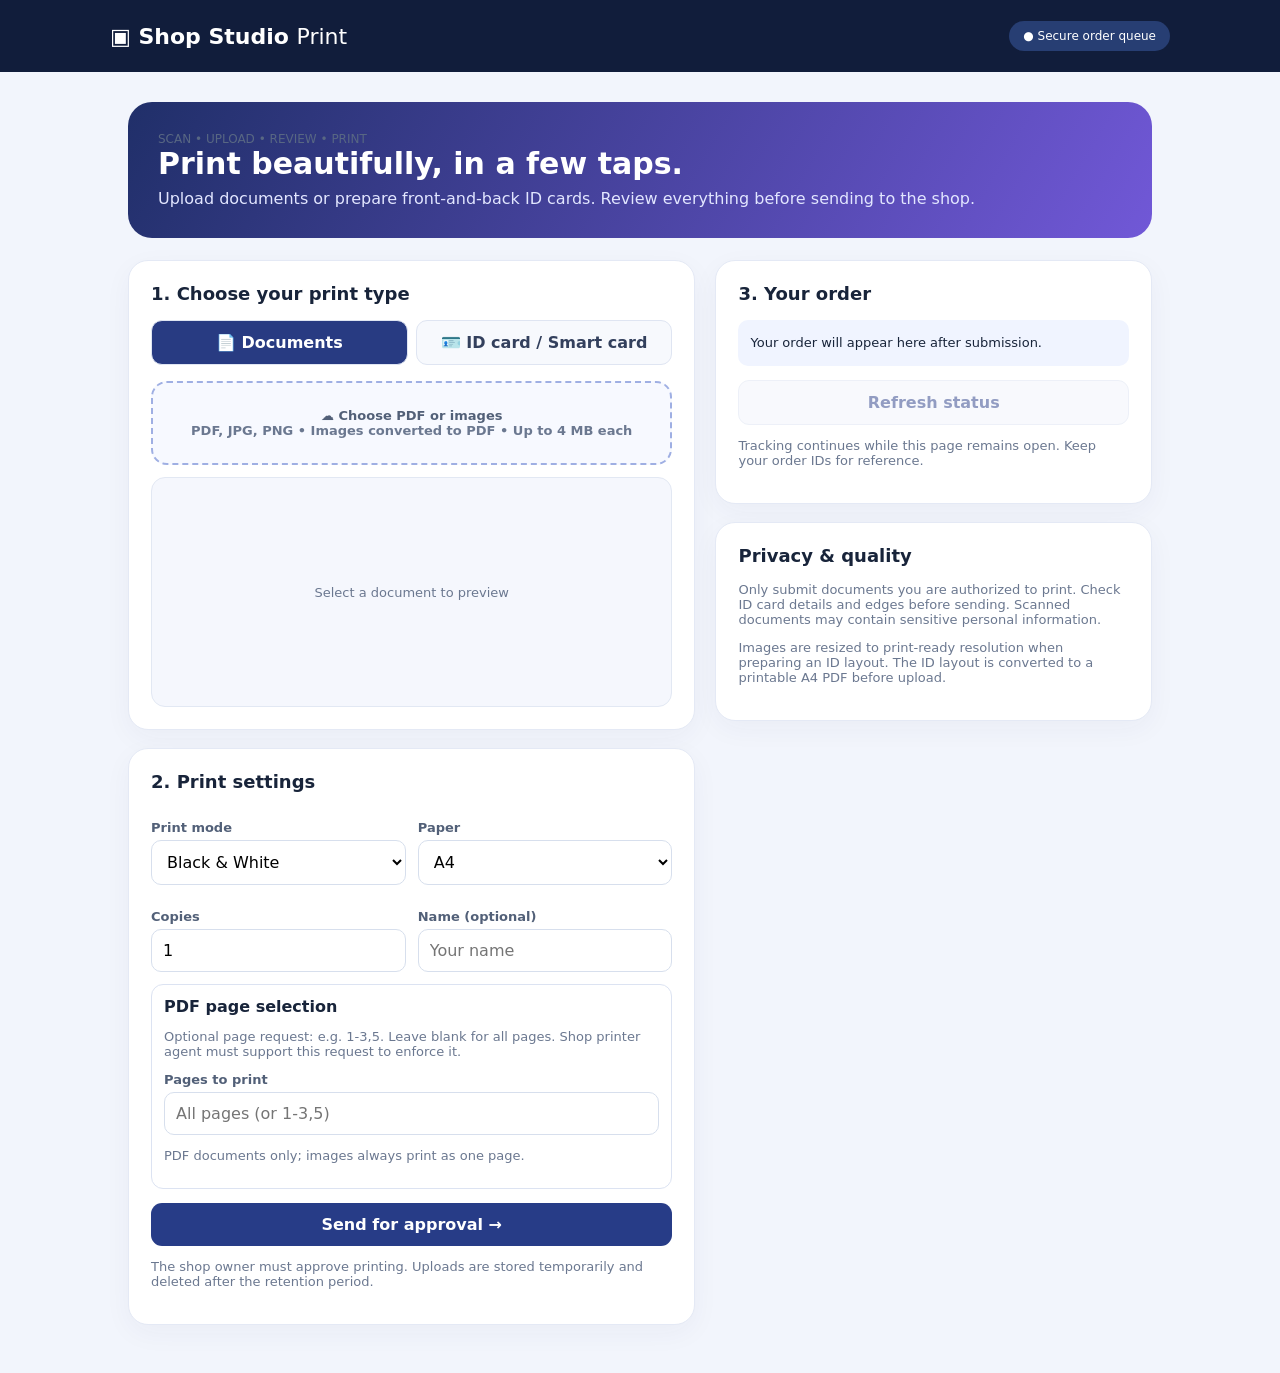
<file: Customer.html>
<!doctype html><html lang="en"><head><meta charset="utf-8"><meta name="viewport" content="width=device-width,initial-scale=1"><title>Shop Studio | Print Portal</title><style>
:root{font-family:Inter,system-ui,Segoe UI,sans-serif;color:#18243a;background:#f2f5fc}*{box-sizing:border-box}body{margin:0}header{background:#111d3b;color:white;padding:21px max(20px,calc((100vw - 1060px)/2));display:flex;align-items:center;justify-content:space-between}.brand{font-size:22px;font-weight:800}.pill{background:#273e73;border-radius:30px;padding:8px 14px;font-size:12px}main{max-width:1060px;margin:30px auto;padding:0 18px}.hero{background:linear-gradient(120deg,#202f69,#7158d7);border-radius:24px;color:white;padding:30px;margin-bottom:22px}.hero h1{margin:0 0 8px;font-size:30px}.hero p{margin:0;color:#e2e6ff}.grid{display:grid;grid-template-columns:1.3fr 1fr;gap:20px}.card{background:white;border:1px solid #e4e9f5;border-radius:20px;padding:22px;box-shadow:0 8px 28px #2434570b;margin-bottom:18px}h2{font-size:18px;margin:0 0 16px}.tabs{display:flex;gap:8px;margin-bottom:16px}.tab{flex:1;border:1px solid #dfe5f2;background:#f7f9fd;color:#33405d}.tab.active{background:#283b82;color:white}button{cursor:pointer;font:inherit;border:0;border-radius:11px;padding:12px 15px;font-weight:700;background:#273c87;color:white}button:disabled{opacity:.5;cursor:wait}.outline{background:#f2f5fc;color:#273c87;border:1px solid #dce3f2}.danger{color:#ae2b3a}label{display:block;font-size:13px;font-weight:700;color:#526078;margin:12px 0 5px}input,select{width:100%;font:inherit;padding:11px;border:1px solid #d7dfed;border-radius:10px;background:white}input[type=checkbox]{width:auto}.drop{display:block;border:2px dashed #9fafe3;border-radius:16px;background:#f7f9ff;padding:25px;text-align:center;cursor:pointer}.drop input{display:none}.muted{color:#6b7890;font-size:13px}.files{display:grid;gap:8px;margin-top:12px}.file{display:flex;justify-content:space-between;gap:10px;padding:10px;border:1px solid #e5eaf4;border-radius:10px;font-size:13px;align-items:center}.file button{padding:5px 9px}.two{display:grid;grid-template-columns:1fr 1fr;gap:12px}.preview{min-height:230px;background:#f5f7fd;border:1px solid #e2e8f3;border-radius:14px;display:grid;place-items:center;overflow:hidden}.preview img{max-width:100%;max-height:300px;object-fit:contain}.preview iframe{width:100%;height:300px;border:0}.side{display:grid;grid-template-columns:1fr 1fr;gap:12px}.side img{width:100%;height:125px;object-fit:contain;background:#f6f8fc;border-radius:10px}.side .slot{border:1px solid #dfe5f0;border-radius:12px;padding:10px}.side input{font-size:11px}canvas{width:100%;border:1px solid #dfe5f0;border-radius:10px;background:white}.hidden{display:none!important}.status{white-space:pre-wrap;line-height:1.7;padding:12px;background:#f0f4ff;border-radius:10px;font-size:13px}.bar{display:flex;justify-content:space-between;align-items:center;gap:12px}.step{font-size:12px;color:#586783}.tiny{font-size:12px}.full{width:100%;margin-top:14px}@media(max-width:760px){.grid{grid-template-columns:1fr}.hero h1{font-size:24px}.card{padding:17px}.side{grid-template-columns:1fr 1fr}header{padding:18px}}
</style><script src="shopstudio-config.js"></script><script src="shopstudio-customer-api.js?v=20261013-imagepdf1"></script><style>.id-image-preview{min-height:100px;display:flex;align-items:center;justify-content:center;background:#f1f5fb;border:1px dashed #9baac0;border-radius:12px;margin:8px 0}.id-placeholder{font-size:14px;color:#51627b}.id-image-preview img{max-width:100%;max-height:210px;object-fit:contain}.id-image-preview img[hidden]{display:none}</style></head><body><header><div class="brand">▣ Shop Studio <span style="font-weight:400">Print</span></div><span class="pill">● Secure order queue</span></header><main><section class="hero"><div class="step">SCAN • UPLOAD • REVIEW • PRINT</div><h1>Print beautifully, in a few taps.</h1><p>Upload documents or prepare front-and-back ID cards. Review everything before sending to the shop.</p></section><div class="grid"><div><section class="card"><h2>1. Choose your print type</h2><div class="tabs"><button type="button" class="tab active" id="normalTab">📄 Documents</button><button type="button" class="tab" id="idTab">🪪 ID card / Smart card</button></div><div id="normal"><label class="drop">☁️ <strong>Choose PDF or images</strong><div class="muted">PDF, JPG, PNG • Images converted to PDF • Up to 4 MB each</div><input id="files" type="file" accept=".pdf,.jpg,.jpeg,.png" multiple></label><div class="files" id="fileList"></div><div class="preview" id="filePreview"><span class="muted">Select a document to preview</span></div></div><div id="idArea" class="hidden"><p class="muted">Upload front and back separately. Drag or zoom each image to crop; use automatic contrast cleanup if needed. The preview is arranged side-by-side on an A4 page.</p><div class="side"><div class="slot"><strong>Front side</strong><input id="front" type="file" accept="image/png,image/jpeg"><div class="id-image-preview"><span class="id-placeholder" id="frontPlaceholder">▣ Front image preview</span><img id="frontPreview" alt="Front image preview" hidden></div><button type="button" class="outline tiny" id="frontAuto">Auto trim background</button></div><div class="slot"><strong>Back side (optional)</strong><input id="back" type="file" accept="image/png,image/jpeg"><div class="id-image-preview"><span class="id-placeholder" id="backPlaceholder">▣ Back image preview</span><img id="backPreview" alt="Back image preview" hidden></div><button type="button" class="outline tiny" id="backAuto">Auto trim background</button></div></div><div class="two"><div><label>Zoom / manual crop</label><input type="range" id="zoom" min="100" max="250" value="100"></div><div><label>Image cleanup</label><select id="cleanup"><option value="none">Original</option><option value="contrast">Improve contrast</option><option value="gray">Grayscale scan</option></select></div></div><p class="muted">Drag the front/back preview to reposition. Automatic trim estimates a background boundary; inspect carefully before submitting.</p><label>A4 print layout preview</label><canvas id="sheetPreview" width="794" height="1123"></canvas><button type="button" class="outline full" id="render">Refresh A4 preview</button></div></section><section class="card"><h2>2. Print settings</h2><div class="two"><div><label>Print mode</label><select id="mode"><option value="BW">Black & White</option><option value="COLOR">Color</option></select></div><div><label>Paper</label><select id="paper"><option>A4</option><option>A5</option><option value="LETTER">Letter</option></select></div><div><label>Copies</label><input id="copies" type="number" min="1" max="30" value="1"></div><div><label>Name (optional)</label><input id="customer" maxlength="50" placeholder="Your name"></div></div><div id="pdfOptions" style="margin-top:12px;padding:12px;border:1px solid #dce3f2;border-radius:12px"><strong>PDF page selection</strong><p class="muted">Optional page request: e.g. 1-3,5. Leave blank for all pages. Shop printer agent must support this request to enforce it.</p><label>Pages to print</label><input id="pageRange" placeholder="All pages (or 1-3,5)" maxlength="80" inputmode="text"><p id="rangeInfo" class="muted">PDF documents only; images always print as one page.</p></div><button class="full" id="submit">Send for approval →</button><p class="muted">The shop owner must approve printing. Uploads are stored temporarily and deleted after the retention period.</p></section></div><div><section class="card"><h2>3. Your order</h2><div id="progress" class="status">Your order will appear here after submission.</div><button class="outline full" id="refresh" disabled>Refresh status</button><p class="muted">Tracking continues while this page remains open. Keep your order IDs for reference.</p></section><section class="card"><h2>Privacy & quality</h2><p class="muted">Only submit documents you are authorized to print. Check ID card details and edges before sending. Scanned documents may contain sensitive personal information.</p><p class="muted">Images are resized to print-ready resolution when preparing an ID layout. The ID layout is converted to a printable A4 PDF before upload.</p></section></div></div></main><script>
const $=id=>document.getElementById(id),max=4*1024*1024;let idMode=false,documents=[],tickets=[],imgs={front:null,back:null},trim={front:null,back:null},positions={front:{x:0,y:0},back:{x:0,y:0}},active='front',lastDrag=null;const canvas=$('sheetPreview'),ctx=canvas.getContext('2d');function message(s){$('progress').textContent=s}function switchMode(b){idMode=b;$('normal').classList.toggle('hidden',b);$('idArea').classList.toggle('hidden',!b);$('normalTab').classList.toggle('active',!b);$('idTab').classList.toggle('active',b);$('paper').value='A4';$('paper').disabled=b;$('pdfOptions').classList.toggle('hidden',b);draw()};$('normalTab').onclick=()=>switchMode(false);$('idTab').onclick=()=>switchMode(true);
function fileUrl(f){return URL.createObjectURL(f)}function showPreview(f){const p=$('filePreview');p.replaceChildren();if(!f)return;const u=fileUrl(f);if(f.type==='application/pdf'){const e=document.createElement('iframe');e.title='PDF preview';e.src=u;p.append(e)}else{const e=document.createElement('img');e.alt='Document preview';e.src=u;p.append(e)}setTimeout(()=>URL.revokeObjectURL(u),120000)}function listFiles(){const l=$('fileList');l.replaceChildren();documents.forEach((f,i)=>{const d=document.createElement('div');d.className='file';const name=document.createElement('span');name.textContent=(i+1)+'. '+f.name+' ('+(f.size/1024).toFixed(0)+' KB)';const b=document.createElement('button');b.textContent='Remove';b.className='outline';b.onclick=()=>{documents.splice(i,1);listFiles()};d.onclick=e=>{if(e.target!==b)showPreview(f)};d.append(name,b);l.append(d)});showPreview(documents[0])}$('files').onchange=e=>{const fs=Array.from(e.target.files);for(const f of fs){if(!['application/pdf','image/jpeg','image/png'].includes(f.type)||f.size>max){alert('Only PDF/JPG/PNG up to 4 MB each: '+f.name);continue}documents.push(f)}listFiles();e.target.value=''};
async function loadImg(file){if(!file)return null;return new Promise((resolve,reject)=>{const reader=new FileReader();reader.onerror=()=>reject(Error('Could not read image'));reader.onload=()=>{const im=new Image();im.onload=()=>resolve(im);im.onerror=()=>reject(Error('Image preview could not load'));im.src=reader.result};reader.readAsDataURL(file)})}
for(const side of ['front','back']){$(side).onchange=async e=>{const f=e.target.files[0];if(f&&f.size>max){alert('Image too large (4 MB maximum)');return}try{imgs[side]=await loadImg(f);trim[side]=null;positions[side]={x:0,y:0};$(side+'Preview').src=imgs[side]?imgs[side].src:'';$(side+'Preview').hidden=!imgs[side];$(side+'Placeholder').hidden=!!imgs[side];draw()}catch(err){alert(err.message)}};$(side+'Auto').onclick=()=>{const im=imgs[side];if(!im)return;trim[side]=autoTrim(im);draw()};$(side+'Preview').onclick=()=>active=side}
function autoTrim(img){const c=document.createElement('canvas'),scale=Math.min(1,500/Math.max(img.width,img.height));c.width=Math.max(1,Math.round(img.width*scale));c.height=Math.max(1,Math.round(img.height*scale));const x=c.getContext('2d',{willReadFrequently:true});x.drawImage(img,0,0,c.width,c.height);const d=x.getImageData(0,0,c.width,c.height).data,corner=[d[0],d[1],d[2]];let minX=c.width,minY=c.height,maxX=0,maxY=0;for(let y=0;y<c.height;y+=2)for(let xx=0;xx<c.width;xx+=2){const i=(y*c.width+xx)*4,dist=Math.abs(d[i]-corner[0])+Math.abs(d[i+1]-corner[1])+Math.abs(d[i+2]-corner[2]);if(dist>95){minX=Math.min(minX,xx);maxX=Math.max(maxX,xx);minY=Math.min(minY,y);maxY=Math.max(maxY,y)}}if(maxX-minX<c.width*.3||maxY-minY<c.height*.25){alert('Could not reliably detect edges. Use the original image and manual zoom.');return null}const pad=8;return {x:Math.max(0,(minX-pad)/scale),y:Math.max(0,(minY-pad)/scale),w:Math.min(img.width,(maxX-minX+pad*2)/scale),h:Math.min(img.height,(maxY-minY+pad*2)/scale)}}
function renderSide(im,side,x,y,w,h){ctx.fillStyle='#fff';ctx.fillRect(x,y,w,h);ctx.strokeStyle='#cbd5e1';ctx.strokeRect(x,y,w,h);if(!im){ctx.fillStyle='#a0a9bc';ctx.font='18px system-ui';ctx.fillText(side==='front'?'FRONT':'BACK',x+20,y+h/2);return}const r=trim[side]||{x:0,y:0,w:im.width,h:im.height},zoom=+$('zoom').value/100,sc=Math.max(w/r.w,h/r.h)*zoom,dw=r.w*sc,dh=r.h*sc,p=positions[side];ctx.save();ctx.beginPath();ctx.rect(x,y,w,h);ctx.clip();ctx.filter=$('cleanup').value==='contrast'?'contrast(1.3) brightness(1.06)':$('cleanup').value==='gray'?'grayscale(1) contrast(1.25)':'none';ctx.drawImage(im,r.x,r.y,r.w,r.h,x+(w-dw)/2+p.x,y+(h-dh)/2+p.y,dw,dh);ctx.restore()}
function draw(){ctx.fillStyle='#fff';ctx.fillRect(0,0,794,1123);ctx.fillStyle='#2b3653';ctx.font='bold 22px system-ui';ctx.fillText('SHOP STUDIO · ID PRINT SHEET',40,65);ctx.font='15px system-ui';ctx.fillText('A4 • 210 × 297 mm • verify crop before submitting',40,94);const w=320,h=202;renderSide(imgs.front,'front',65,180,w,h);renderSide(imgs.back,'back',410,180,w,h);ctx.fillStyle='#67748d';ctx.font='16px system-ui';ctx.fillText('FRONT',65,410);ctx.fillText('BACK',410,410);ctx.font='13px system-ui';ctx.fillText('Actual print dimensions may vary with printer margins and scaling.',65,1050)}$('zoom').oninput=draw;$('cleanup').onchange=draw;$('render').onclick=draw;canvas.onpointerdown=e=>{const r=canvas.getBoundingClientRect(),x=(e.clientX-r.left)*794/r.width,y=(e.clientY-r.top)*1123/r.height;if(y<180||y>382)return;active=x<397?'front':'back';lastDrag={x,y};canvas.setPointerCapture(e.pointerId)};canvas.onpointermove=e=>{if(!lastDrag)return;const r=canvas.getBoundingClientRect(),x=(e.clientX-r.left)*794/r.width,y=(e.clientY-r.top)*1123/r.height;positions[active].x+=x-lastDrag.x;positions[active].y+=y-lastDrag.y;lastDrag={x,y};draw()};canvas.onpointerup=()=>lastDrag=null;
function b64(f){return new Promise((resolve,reject)=>{const r=new FileReader();r.onload=()=>resolve(r.result.split(',')[1]);r.onerror=reject;r.readAsDataURL(f)})}async function sendOne(f,i,total){const data=await b64(f);message('Uploading '+i+' of '+total+' • '+f.name);const result=await ShopStudioCustomerAPI.submit({name:f.name,mime:f.type,data,customer:$('customer').value,paper:$('paper').value,mode:$('mode').value,copies:$('copies').value,pageRange:f.type==='application/pdf'?$('pageRange').value.trim():''});tickets.push(result);sessionStorage.setItem('shopStudioTickets',JSON.stringify(tickets));return result}
// Image -> single-page PDF (A4/A5/Letter). Keeps orientation, white margins and print proportions.
async function imageToPdf(file,paper){
 const im=await loadImg(file);const landscape=im.width>im.height*1.12;
 const sizes={A4:[595.28,841.89],A5:[419.53,595.28],LETTER:[612,792]};
 let [pw,ph]=sizes[paper]||sizes.A4;if(landscape)[pw,ph]=[ph,pw];
 const maxDim=2200,scale=Math.min(1,maxDim/Math.max(im.width,im.height));
 const c=document.createElement('canvas');c.width=Math.max(1,Math.round(im.width*scale));c.height=Math.max(1,Math.round(im.height*scale));
 const cx=c.getContext('2d');cx.fillStyle='#fff';cx.fillRect(0,0,c.width,c.height);cx.drawImage(im,0,0,c.width,c.height);
 const blob=await new Promise((res,rej)=>c.toBlob(b=>b?res(b):rej(Error('JPEG conversion failed')),'image/jpeg',0.88));
 const jpg=new Uint8Array(await blob.arrayBuffer());const margin=24,fit=Math.min((pw-2*margin)/c.width,(ph-2*margin)/c.height);
 const w=c.width*fit,h=c.height*fit,x=(pw-w)/2,y=(ph-h)/2;
 const enc=new TextEncoder(),chunks=[];let length=0;const offsets=[0];
 const add=b=>{chunks.push(b);length+=b.length};const txt=t=>add(enc.encode(t));
 txt('%PDF-1.4\n');
 const obj=(n,content)=>{offsets[n]=length;txt(n+' 0 obj\n'+content+'\nendobj\n')};
 obj(1,'<< /Type /Catalog /Pages 2 0 R >>');obj(2,'<< /Type /Pages /Kids [3 0 R] /Count 1 >>');
 obj(3,`<< /Type /Page /Parent 2 0 R /MediaBox [0 0 ${pw.toFixed(2)} ${ph.toFixed(2)}] /Resources << /XObject << /Im0 4 0 R >> >> /Contents 5 0 R >>`);
 offsets[4]=length;txt(`4 0 obj\n<< /Type /XObject /Subtype /Image /Width ${c.width} /Height ${c.height} /ColorSpace /DeviceRGB /BitsPerComponent 8 /Filter /DCTDecode /Length ${jpg.length} >>\nstream\n`);add(jpg);txt('\nendstream\nendobj\n');
 const stream=`q\n${w.toFixed(3)} 0 0 ${h.toFixed(3)} ${x.toFixed(3)} ${y.toFixed(3)} cm\n/Im0 Do\nQ\n`;
 obj(5,`<< /Length ${enc.encode(stream).length} >>\nstream\n${stream}endstream`);
 const xref=length;txt('xref\n0 6\n0000000000 65535 f \n');for(let n=1;n<=5;n++)txt(String(offsets[n]).padStart(10,'0')+' 00000 n \n');txt('trailer\n<< /Size 6 /Root 1 0 R >>\nstartxref\n'+xref+'\n%%EOF');
 const bytes=new Uint8Array(length);let at=0;for(const chunk of chunks){bytes.set(chunk,at);at+=chunk.length}
 return new File([bytes],file.name.replace(/\.[^.]+$/,'')+'-print.pdf',{type:'application/pdf'});
}
function canvasFile(){return new Promise((resolve,reject)=>{canvas.toBlob(blob=>blob?resolve(new File([blob],'ID-front-back-A4.png',{type:'image/png'})):reject(Error('Could not create layout')),'image/png')})}async function submit(){const range=$('pageRange').value.trim();if(range&&!/^[1-9]\d*(?:-[1-9]\d*)?(?:\s*,\s*[1-9]\d*(?:-[1-9]\d*)?)*$/.test(range)){alert('Invalid page range. Example: 1-3,5');return}if(idMode&&!imgs.front){alert('Please upload the front image');return}if(!idMode&&!documents.length){alert('Choose at least one document');return}const btn=$('submit');btn.disabled=true;try{let batch=idMode?[await canvasFile()]:documents;batch=await Promise.all(batch.map(f=>f.type.startsWith('image/')?imageToPdf(f,idMode?'A4':$('paper').value):f));if(batch.some(f=>f.size>max))throw Error('A file exceeds the 4 MB limit. Reduce image size or resolution.');for(let i=0;i<batch.length;i++)await sendOne(batch[i],i+1,batch.length);await refresh();message('✓ Confirmed '+batch.length+' item(s) for approval.\n'+tickets.map(t=>t.id).join('\n'));$('refresh').disabled=false}catch(e){message('Upload failed: '+(e.message||e)+'\nAlready submitted jobs: '+tickets.map(t=>t.id).join(', '))}finally{btn.disabled=false}}$('submit').onclick=submit;
async function refresh(){if(!tickets.length)return;const results=await Promise.all(tickets.map(async t=>{try{const r=await ShopStudioCustomerAPI.track(t.id,t.secret);return r.id+'  •  '+r.status}catch(e){return t.id+'  •  status unavailable: '+e.message}}));message('Order tracking\n'+results.join('\n'));$('refresh').disabled=false}let saved=sessionStorage.getItem('shopStudioTickets');try{tickets=JSON.parse(saved)||[]}catch(e){}if(tickets.length)refresh();$('refresh').onclick=refresh;setInterval(()=>{if(tickets.length&&document.visibilityState==='visible')refresh()},15000);draw();
</script></body></html>
</file>
